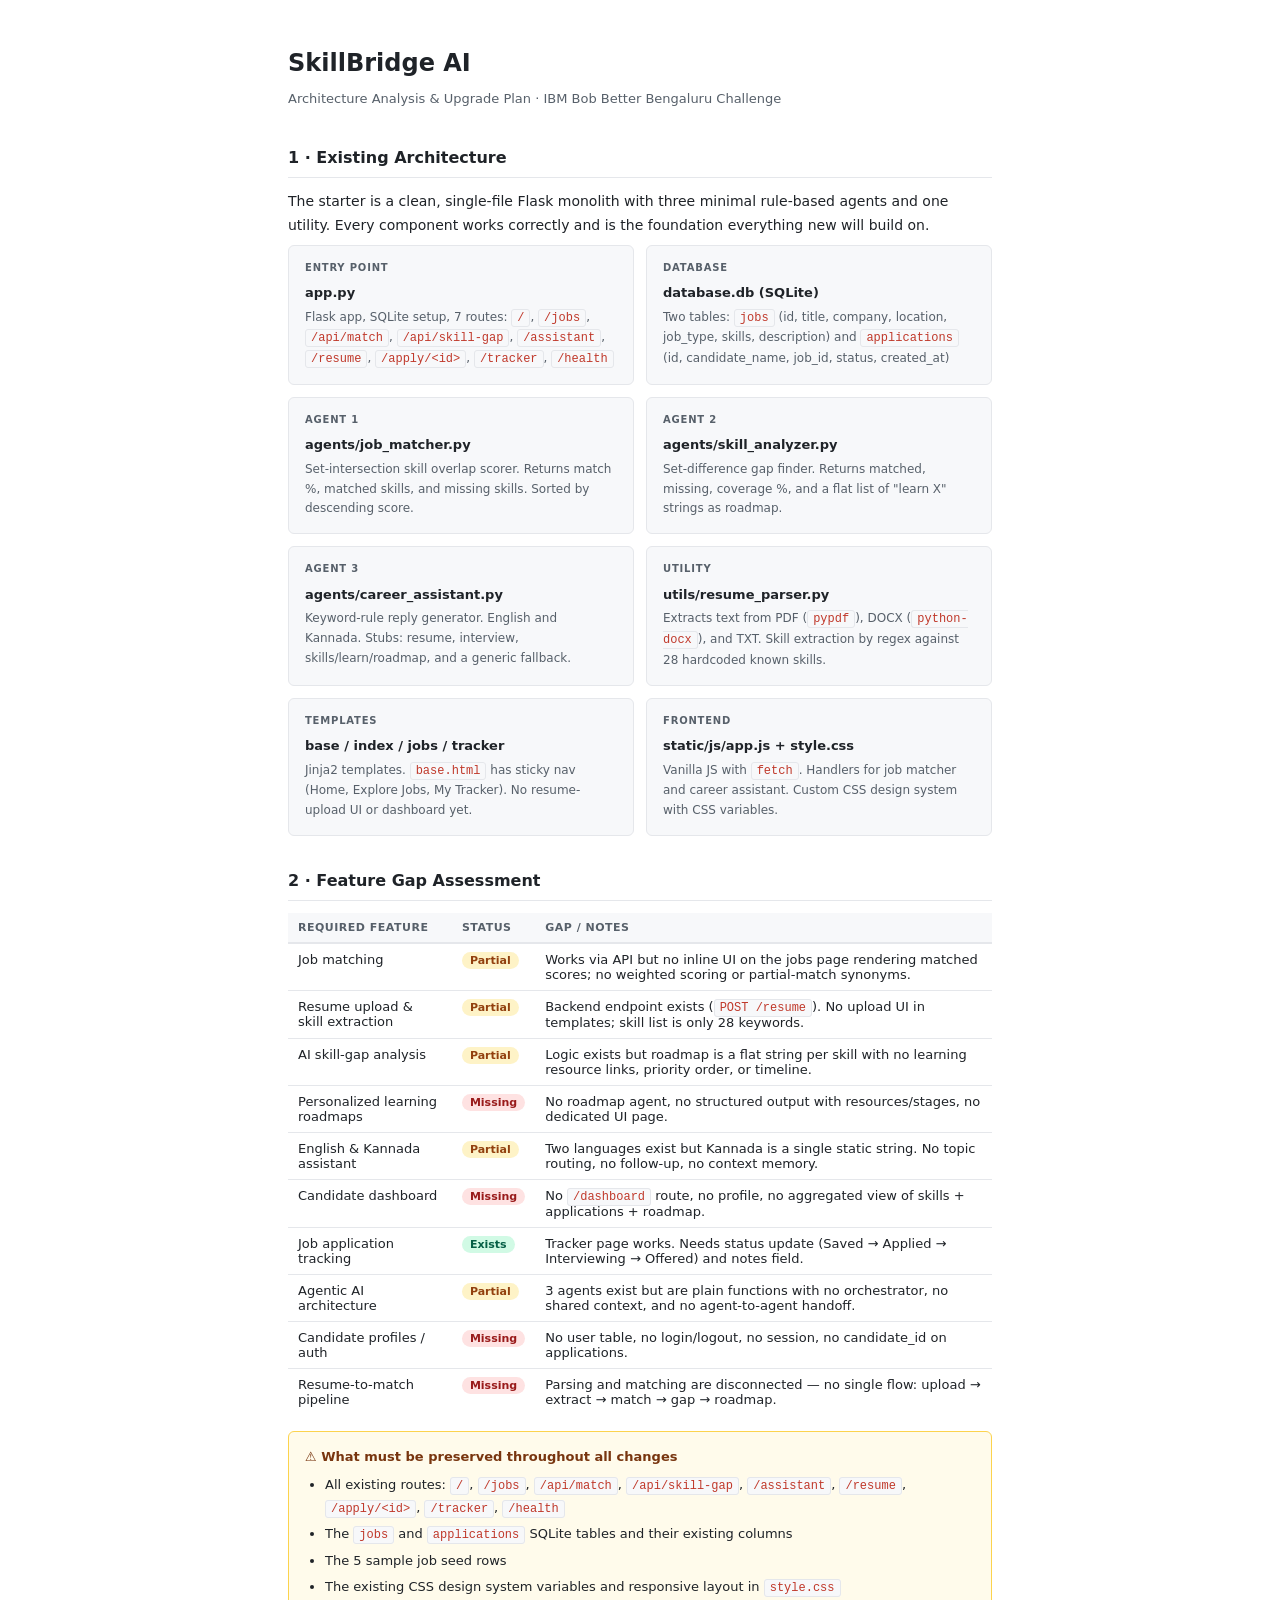
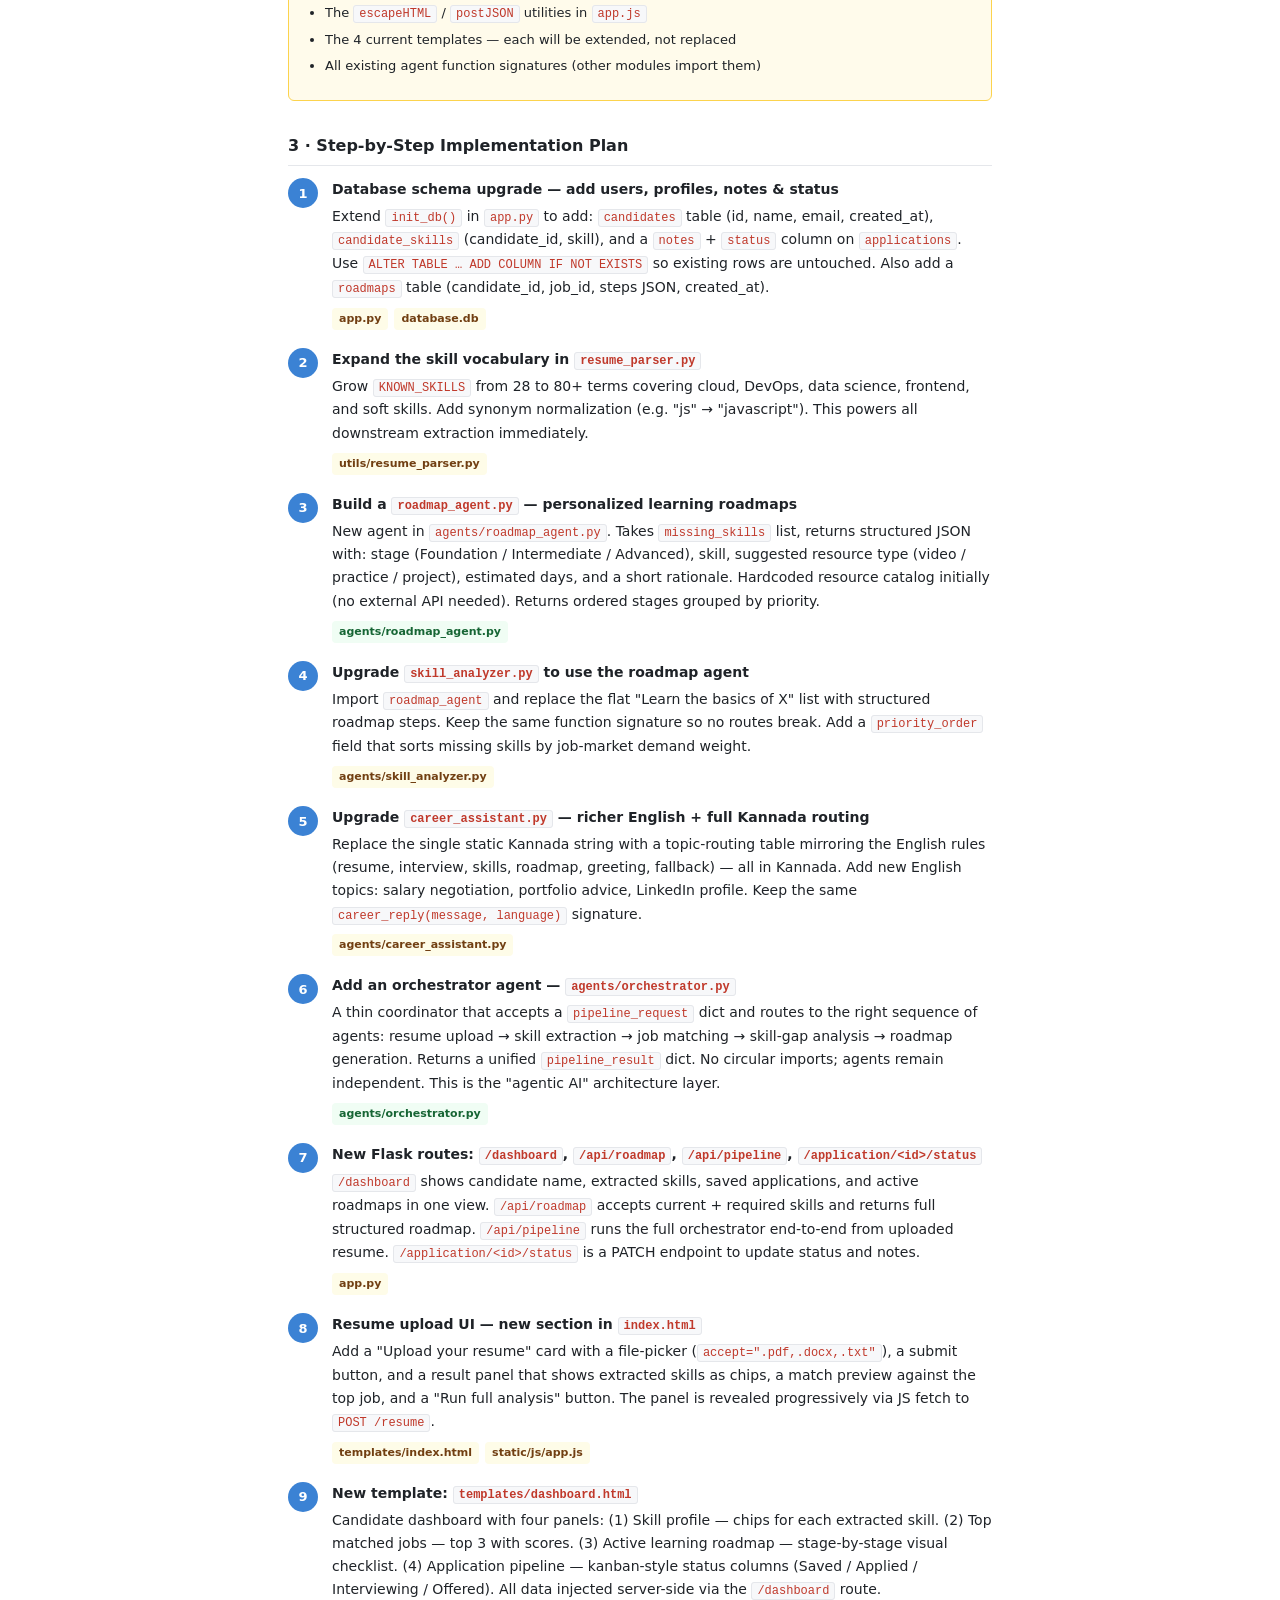
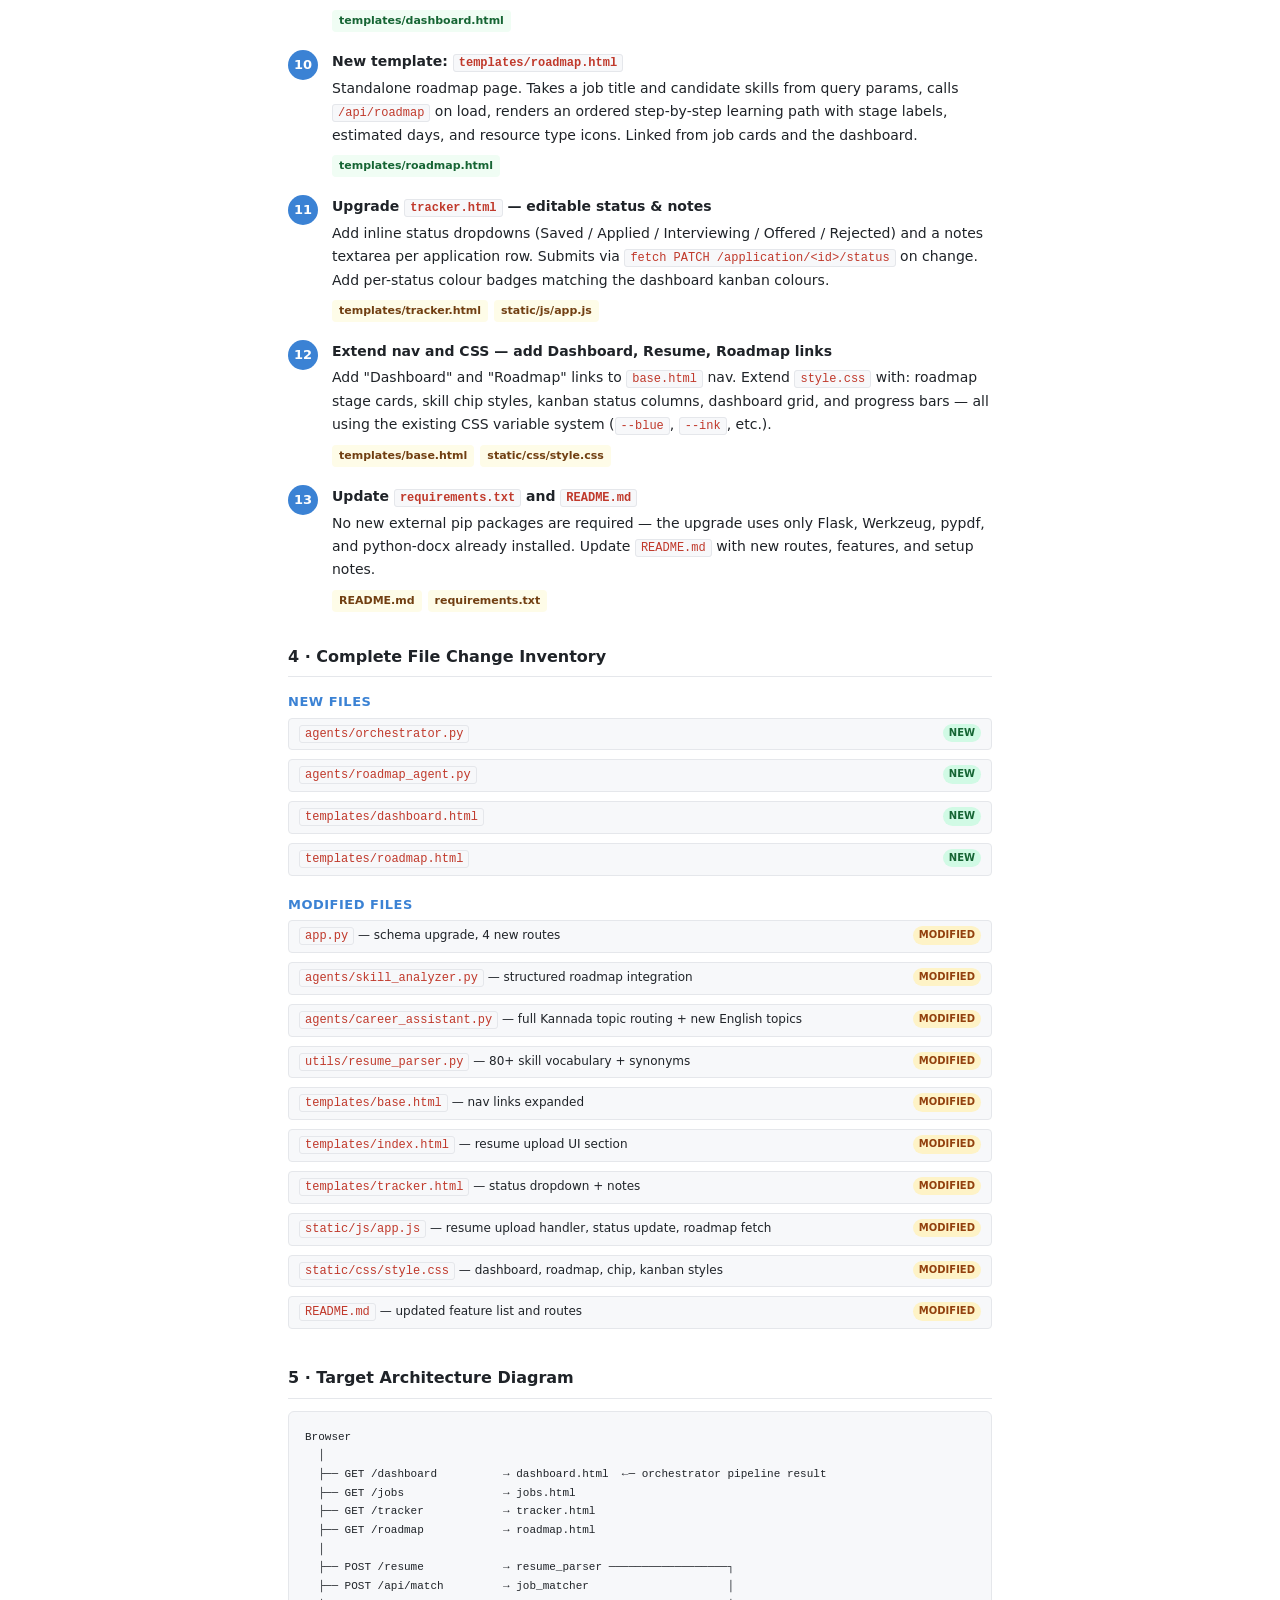
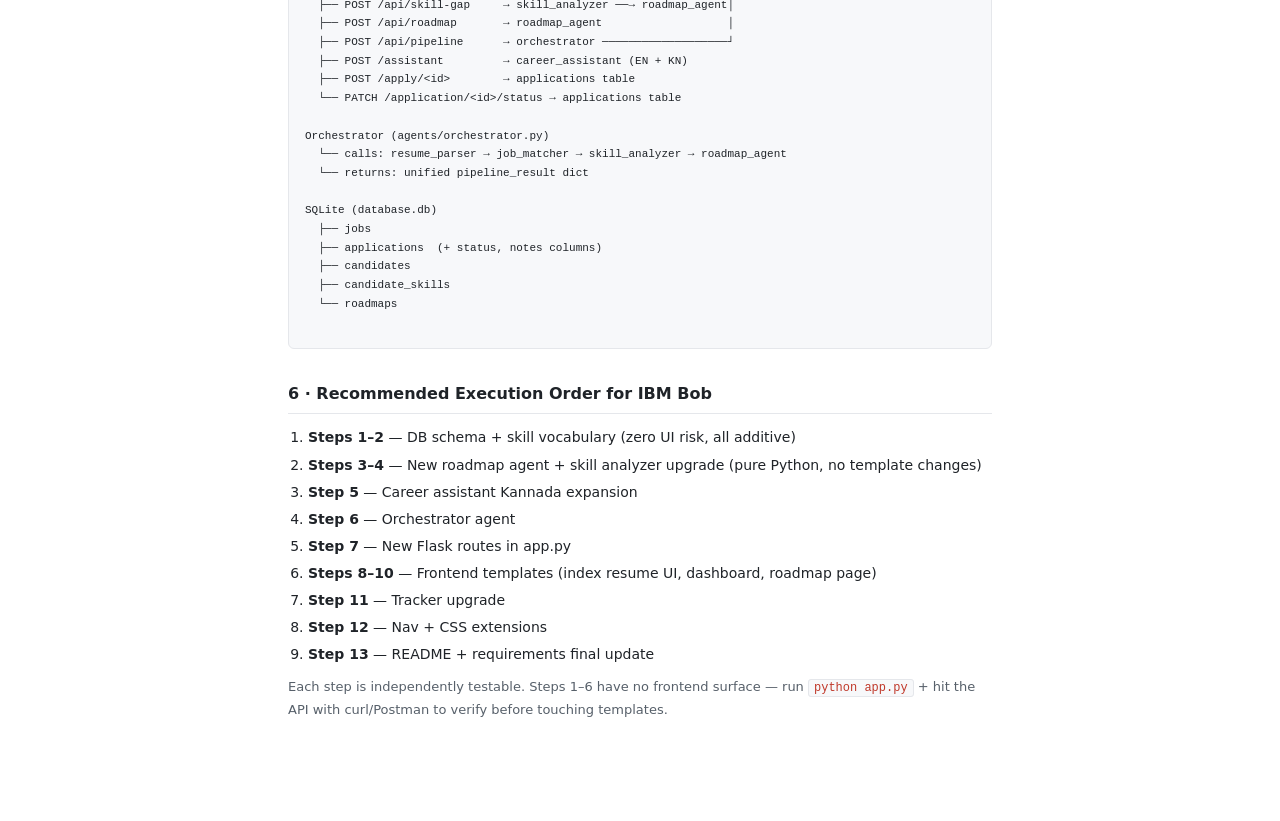
<file: docs/architecture-upgrade-plan.html>
<html lang="en">
<head>
<meta charset="utf-8" />
<meta name="viewport" content="width=device-width, initial-scale=1" />
<title>SkillBridge AI — Architecture &amp; Upgrade Plan</title>
<style>
  *, *::before, *::after { box-sizing: border-box; margin: 0; padding: 0; }
  body { font-family: -apple-system, "Segoe UI", system-ui, sans-serif; font-size: 14px; line-height: 1.65; background: #ffffff; color: #1f2328; }
  .wrap { max-width: 760px; margin: 0 auto; padding: 44px 28px 60px; }
  h1 { font-size: 24px; font-weight: 700; color: #1f2328; margin-bottom: 4px; }
  .subtitle { color: #57606a; font-size: 13px; margin-bottom: 36px; }
  h2 { font-size: 16px; font-weight: 700; color: #1f2328; margin: 32px 0 12px; padding-bottom: 6px; border-bottom: 1px solid #e5e7eb; }
  h3 { font-size: 13px; font-weight: 700; color: #3b82d4; margin: 14px 0 5px; text-transform: uppercase; letter-spacing: .5px; }
  p { margin-bottom: 8px; color: #1f2328; }
  ul, ol { padding-left: 20px; margin-bottom: 10px; }
  li { margin-bottom: 4px; }
  code { font-family: "Cascadia Code", "Consolas", monospace; font-size: 12px; background: #f7f8fa; border: 1px solid #e5e7eb; border-radius: 3px; padding: 1px 5px; color: #c0392b; }

  /* Arch grid */
  .arch-grid { display: grid; grid-template-columns: 1fr 1fr; gap: 12px; margin-bottom: 16px; }
  .arch-box { background: #f7f8fa; border: 1px solid #e5e7eb; border-radius: 6px; padding: 14px 16px; }
  .arch-box .label { font-size: 10px; font-weight: 700; color: #57606a; text-transform: uppercase; letter-spacing: .8px; margin-bottom: 6px; }
  .arch-box .name { font-size: 13px; font-weight: 600; color: #1f2328; margin-bottom: 4px; }
  .arch-box p { font-size: 12px; color: #57606a; margin: 0; }

  /* Feature table */
  table { width: 100%; border-collapse: collapse; font-size: 13px; margin-bottom: 16px; }
  th { background: #f7f8fa; text-align: left; padding: 8px 10px; font-weight: 600; border-bottom: 2px solid #e5e7eb; color: #57606a; font-size: 11px; text-transform: uppercase; letter-spacing: .5px; }
  td { padding: 8px 10px; border-bottom: 1px solid #e5e7eb; vertical-align: top; }
  tr:last-child td { border-bottom: none; }
  .badge { display: inline-block; padding: 2px 8px; border-radius: 20px; font-size: 11px; font-weight: 600; }
  .badge.exists { background: #d1fae5; color: #065f46; }
  .badge.partial { background: #fef3c7; color: #92400e; }
  .badge.missing { background: #fee2e2; color: #991b1b; }

  /* Steps */
  .steps { counter-reset: step; }
  .step { display: flex; gap: 14px; margin-bottom: 18px; align-items: flex-start; }
  .step-num { counter-increment: step; flex-shrink: 0; width: 30px; height: 30px; border-radius: 50%; background: #3b82d4; color: #fff; font-weight: 700; font-size: 13px; display: flex; align-items: center; justify-content: center; }
  .step-num::before { content: counter(step); }
  .step-body { flex: 1; }
  .step-body strong { font-size: 14px; display: block; margin-bottom: 3px; }
  .step-body .tag-row { display: flex; flex-wrap: wrap; gap: 6px; margin-top: 6px; }
  .chip { display: inline-block; background: #eef2ff; color: #3730a3; border-radius: 4px; padding: 2px 7px; font-size: 11px; font-weight: 600; }
  .chip.new { background: #f0fdf4; color: #166534; }
  .chip.upgrade { background: #fefce8; color: #713f12; }
  .chip.infra { background: #f5f3ff; color: #5b21b6; }

  /* Files changed */
  .file-list { list-style: none; padding: 0; display: flex; flex-direction: column; gap: 5px; }
  .file-list li { font-size: 12px; padding: 5px 10px; background: #f7f8fa; border: 1px solid #e5e7eb; border-radius: 4px; }
  .file-list li .new-badge { float: right; font-size: 10px; font-weight: 700; color: #166534; background: #d1fae5; padding: 1px 6px; border-radius: 10px; }
  .file-list li .mod-badge { float: right; font-size: 10px; font-weight: 700; color: #92400e; background: #fef3c7; padding: 1px 6px; border-radius: 10px; }

  /* Preserve box */
  .preserve { background: #fffbeb; border: 1px solid #fcd34d; border-radius: 6px; padding: 14px 16px; font-size: 13px; margin-bottom: 16px; }
  .preserve strong { display: block; margin-bottom: 6px; color: #78350f; }

  footer { text-align: center; font-size: 12px; color: #57606a; border-top: 1px solid #e5e7eb; margin-top: 48px; padding-top: 16px; }
</style>
</head>
<body>
<div class="wrap">

  <h1>SkillBridge AI</h1>
  <p class="subtitle">Architecture Analysis &amp; Upgrade Plan · IBM Bob Better Bengaluru Challenge</p>

  
  <h2>1 · Existing Architecture</h2>
  <p>The starter is a clean, single-file Flask monolith with three minimal rule-based agents and one utility. Every component works correctly and is the foundation everything new will build on.</p>

  <div class="arch-grid">
    <div class="arch-box">
      <div class="label">Entry point</div>
      <div class="name">app.py</div>
      <p>Flask app, SQLite setup, 7 routes: <code>/</code>, <code>/jobs</code>, <code>/api/match</code>, <code>/api/skill-gap</code>, <code>/assistant</code>, <code>/resume</code>, <code>/apply/&lt;id&gt;</code>, <code>/tracker</code>, <code>/health</code></p>
    </div>
    <div class="arch-box">
      <div class="label">Database</div>
      <div class="name">database.db (SQLite)</div>
      <p>Two tables: <code>jobs</code> (id, title, company, location, job_type, skills, description) and <code>applications</code> (id, candidate_name, job_id, status, created_at)</p>
    </div>
    <div class="arch-box">
      <div class="label">Agent 1</div>
      <div class="name">agents/job_matcher.py</div>
      <p>Set-intersection skill overlap scorer. Returns match %, matched skills, and missing skills. Sorted by descending score.</p>
    </div>
    <div class="arch-box">
      <div class="label">Agent 2</div>
      <div class="name">agents/skill_analyzer.py</div>
      <p>Set-difference gap finder. Returns matched, missing, coverage %, and a flat list of "learn X" strings as roadmap.</p>
    </div>
    <div class="arch-box">
      <div class="label">Agent 3</div>
      <div class="name">agents/career_assistant.py</div>
      <p>Keyword-rule reply generator. English and Kannada. Stubs: resume, interview, skills/learn/roadmap, and a generic fallback.</p>
    </div>
    <div class="arch-box">
      <div class="label">Utility</div>
      <div class="name">utils/resume_parser.py</div>
      <p>Extracts text from PDF (<code>pypdf</code>), DOCX (<code>python-docx</code>), and TXT. Skill extraction by regex against 28 hardcoded known skills.</p>
    </div>
    <div class="arch-box">
      <div class="label">Templates</div>
      <div class="name">base / index / jobs / tracker</div>
      <p>Jinja2 templates. <code>base.html</code> has sticky nav (Home, Explore Jobs, My Tracker). No resume-upload UI or dashboard yet.</p>
    </div>
    <div class="arch-box">
      <div class="label">Frontend</div>
      <div class="name">static/js/app.js + style.css</div>
      <p>Vanilla JS with <code>fetch</code>. Handlers for job matcher and career assistant. Custom CSS design system with CSS variables.</p>
    </div>
  </div>

  
  <h2>2 · Feature Gap Assessment</h2>
  <table>
    <thead><tr><th>Required Feature</th><th>Status</th><th>Gap / Notes</th></tr></thead>
    <tbody>
      <tr><td>Job matching</td><td><span class="badge partial">Partial</span></td><td>Works via API but no inline UI on the jobs page rendering matched scores; no weighted scoring or partial-match synonyms.</td></tr>
      <tr><td>Resume upload &amp; skill extraction</td><td><span class="badge partial">Partial</span></td><td>Backend endpoint exists (<code>POST /resume</code>). No upload UI in templates; skill list is only 28 keywords.</td></tr>
      <tr><td>AI skill-gap analysis</td><td><span class="badge partial">Partial</span></td><td>Logic exists but roadmap is a flat string per skill with no learning resource links, priority order, or timeline.</td></tr>
      <tr><td>Personalized learning roadmaps</td><td><span class="badge missing">Missing</span></td><td>No roadmap agent, no structured output with resources/stages, no dedicated UI page.</td></tr>
      <tr><td>English &amp; Kannada assistant</td><td><span class="badge partial">Partial</span></td><td>Two languages exist but Kannada is a single static string. No topic routing, no follow-up, no context memory.</td></tr>
      <tr><td>Candidate dashboard</td><td><span class="badge missing">Missing</span></td><td>No <code>/dashboard</code> route, no profile, no aggregated view of skills + applications + roadmap.</td></tr>
      <tr><td>Job application tracking</td><td><span class="badge exists">Exists</span></td><td>Tracker page works. Needs status update (Saved → Applied → Interviewing → Offered) and notes field.</td></tr>
      <tr><td>Agentic AI architecture</td><td><span class="badge partial">Partial</span></td><td>3 agents exist but are plain functions with no orchestrator, no shared context, and no agent-to-agent handoff.</td></tr>
      <tr><td>Candidate profiles / auth</td><td><span class="badge missing">Missing</span></td><td>No user table, no login/logout, no session, no candidate_id on applications.</td></tr>
      <tr><td>Resume-to-match pipeline</td><td><span class="badge missing">Missing</span></td><td>Parsing and matching are disconnected — no single flow: upload → extract → match → gap → roadmap.</td></tr>
    </tbody>
  </table>

  
  <div class="preserve">
    <strong>⚠ What must be preserved throughout all changes</strong>
    <ul>
      <li>All existing routes: <code>/</code>, <code>/jobs</code>, <code>/api/match</code>, <code>/api/skill-gap</code>, <code>/assistant</code>, <code>/resume</code>, <code>/apply/&lt;id&gt;</code>, <code>/tracker</code>, <code>/health</code></li>
      <li>The <code>jobs</code> and <code>applications</code> SQLite tables and their existing columns</li>
      <li>The 5 sample job seed rows</li>
      <li>The existing CSS design system variables and responsive layout in <code>style.css</code></li>
      <li>The <code>escapeHTML</code> / <code>postJSON</code> utilities in <code>app.js</code></li>
      <li>The 4 current templates — each will be extended, not replaced</li>
      <li>All existing agent function signatures (other modules import them)</li>
    </ul>
  </div>

  
  <h2>3 · Step-by-Step Implementation Plan</h2>
  <div class="steps">

    <div class="step">
      <div class="step-num"></div>
      <div class="step-body">
        <strong>Database schema upgrade — add users, profiles, notes &amp; status</strong>
        <p>Extend <code>init_db()</code> in <code>app.py</code> to add: <code>candidates</code> table (id, name, email, created_at), <code>candidate_skills</code> (candidate_id, skill), and a <code>notes</code> + <code>status</code> column on <code>applications</code>. Use <code>ALTER TABLE … ADD COLUMN IF NOT EXISTS</code> so existing rows are untouched. Also add a <code>roadmaps</code> table (candidate_id, job_id, steps JSON, created_at).</p>
        <div class="tag-row"><span class="chip upgrade">app.py</span><span class="chip upgrade">database.db</span></div>
      </div>
    </div>

    <div class="step">
      <div class="step-num"></div>
      <div class="step-body">
        <strong>Expand the skill vocabulary in <code>resume_parser.py</code></strong>
        <p>Grow <code>KNOWN_SKILLS</code> from 28 to 80+ terms covering cloud, DevOps, data science, frontend, and soft skills. Add synonym normalization (e.g. "js" → "javascript"). This powers all downstream extraction immediately.</p>
        <div class="tag-row"><span class="chip upgrade">utils/resume_parser.py</span></div>
      </div>
    </div>

    <div class="step">
      <div class="step-num"></div>
      <div class="step-body">
        <strong>Build a <code>roadmap_agent.py</code> — personalized learning roadmaps</strong>
        <p>New agent in <code>agents/roadmap_agent.py</code>. Takes <code>missing_skills</code> list, returns structured JSON with: stage (Foundation / Intermediate / Advanced), skill, suggested resource type (video / practice / project), estimated days, and a short rationale. Hardcoded resource catalog initially (no external API needed). Returns ordered stages grouped by priority.</p>
        <div class="tag-row"><span class="chip new">agents/roadmap_agent.py</span></div>
      </div>
    </div>

    <div class="step">
      <div class="step-num"></div>
      <div class="step-body">
        <strong>Upgrade <code>skill_analyzer.py</code> to use the roadmap agent</strong>
        <p>Import <code>roadmap_agent</code> and replace the flat "Learn the basics of X" list with structured roadmap steps. Keep the same function signature so no routes break. Add a <code>priority_order</code> field that sorts missing skills by job-market demand weight.</p>
        <div class="tag-row"><span class="chip upgrade">agents/skill_analyzer.py</span></div>
      </div>
    </div>

    <div class="step">
      <div class="step-num"></div>
      <div class="step-body">
        <strong>Upgrade <code>career_assistant.py</code> — richer English + full Kannada routing</strong>
        <p>Replace the single static Kannada string with a topic-routing table mirroring the English rules (resume, interview, skills, roadmap, greeting, fallback) — all in Kannada. Add new English topics: salary negotiation, portfolio advice, LinkedIn profile. Keep the same <code>career_reply(message, language)</code> signature.</p>
        <div class="tag-row"><span class="chip upgrade">agents/career_assistant.py</span></div>
      </div>
    </div>

    <div class="step">
      <div class="step-num"></div>
      <div class="step-body">
        <strong>Add an orchestrator agent — <code>agents/orchestrator.py</code></strong>
        <p>A thin coordinator that accepts a <code>pipeline_request</code> dict and routes to the right sequence of agents: resume upload → skill extraction → job matching → skill-gap analysis → roadmap generation. Returns a unified <code>pipeline_result</code> dict. No circular imports; agents remain independent. This is the "agentic AI" architecture layer.</p>
        <div class="tag-row"><span class="chip new">agents/orchestrator.py</span></div>
      </div>
    </div>

    <div class="step">
      <div class="step-num"></div>
      <div class="step-body">
        <strong>New Flask routes: <code>/dashboard</code>, <code>/api/roadmap</code>, <code>/api/pipeline</code>, <code>/application/&lt;id&gt;/status</code></strong>
        <p><code>/dashboard</code> shows candidate name, extracted skills, saved applications, and active roadmaps in one view. <code>/api/roadmap</code> accepts current + required skills and returns full structured roadmap. <code>/api/pipeline</code> runs the full orchestrator end-to-end from uploaded resume. <code>/application/&lt;id&gt;/status</code> is a PATCH endpoint to update status and notes.</p>
        <div class="tag-row"><span class="chip upgrade">app.py</span></div>
      </div>
    </div>

    <div class="step">
      <div class="step-num"></div>
      <div class="step-body">
        <strong>Resume upload UI — new section in <code>index.html</code></strong>
        <p>Add a "Upload your resume" card with a file-picker (<code>accept=".pdf,.docx,.txt"</code>), a submit button, and a result panel that shows extracted skills as chips, a match preview against the top job, and a "Run full analysis" button. The panel is revealed progressively via JS fetch to <code>POST /resume</code>.</p>
        <div class="tag-row"><span class="chip upgrade">templates/index.html</span><span class="chip upgrade">static/js/app.js</span></div>
      </div>
    </div>

    <div class="step">
      <div class="step-num"></div>
      <div class="step-body">
        <strong>New template: <code>templates/dashboard.html</code></strong>
        <p>Candidate dashboard with four panels: (1) Skill profile — chips for each extracted skill. (2) Top matched jobs — top 3 with scores. (3) Active learning roadmap — stage-by-stage visual checklist. (4) Application pipeline — kanban-style status columns (Saved / Applied / Interviewing / Offered). All data injected server-side via the <code>/dashboard</code> route.</p>
        <div class="tag-row"><span class="chip new">templates/dashboard.html</span></div>
      </div>
    </div>

    <div class="step">
      <div class="step-num"></div>
      <div class="step-body">
        <strong>New template: <code>templates/roadmap.html</code></strong>
        <p>Standalone roadmap page. Takes a job title and candidate skills from query params, calls <code>/api/roadmap</code> on load, renders an ordered step-by-step learning path with stage labels, estimated days, and resource type icons. Linked from job cards and the dashboard.</p>
        <div class="tag-row"><span class="chip new">templates/roadmap.html</span></div>
      </div>
    </div>

    <div class="step">
      <div class="step-num"></div>
      <div class="step-body">
        <strong>Upgrade <code>tracker.html</code> — editable status &amp; notes</strong>
        <p>Add inline status dropdowns (Saved / Applied / Interviewing / Offered / Rejected) and a notes textarea per application row. Submits via <code>fetch PATCH /application/&lt;id&gt;/status</code> on change. Add per-status colour badges matching the dashboard kanban colours.</p>
        <div class="tag-row"><span class="chip upgrade">templates/tracker.html</span><span class="chip upgrade">static/js/app.js</span></div>
      </div>
    </div>

    <div class="step">
      <div class="step-num"></div>
      <div class="step-body">
        <strong>Extend nav and CSS — add Dashboard, Resume, Roadmap links</strong>
        <p>Add "Dashboard" and "Roadmap" links to <code>base.html</code> nav. Extend <code>style.css</code> with: roadmap stage cards, skill chip styles, kanban status columns, dashboard grid, and progress bars — all using the existing CSS variable system (<code>--blue</code>, <code>--ink</code>, etc.).</p>
        <div class="tag-row"><span class="chip upgrade">templates/base.html</span><span class="chip upgrade">static/css/style.css</span></div>
      </div>
    </div>

    <div class="step">
      <div class="step-num"></div>
      <div class="step-body">
        <strong>Update <code>requirements.txt</code> and <code>README.md</code></strong>
        <p>No new external pip packages are required — the upgrade uses only Flask, Werkzeug, pypdf, and python-docx already installed. Update <code>README.md</code> with new routes, features, and setup notes.</p>
        <div class="tag-row"><span class="chip upgrade">README.md</span><span class="chip upgrade">requirements.txt</span></div>
      </div>
    </div>

  </div>

  
  <h2>4 · Complete File Change Inventory</h2>
  <h3>New files</h3>
  <ul class="file-list">
    <li><code>agents/orchestrator.py</code> <span class="new-badge">NEW</span></li>
    <li><code>agents/roadmap_agent.py</code> <span class="new-badge">NEW</span></li>
    <li><code>templates/dashboard.html</code> <span class="new-badge">NEW</span></li>
    <li><code>templates/roadmap.html</code> <span class="new-badge">NEW</span></li>
  </ul>
  <h3>Modified files</h3>
  <ul class="file-list">
    <li><code>app.py</code> — schema upgrade, 4 new routes <span class="mod-badge">MODIFIED</span></li>
    <li><code>agents/skill_analyzer.py</code> — structured roadmap integration <span class="mod-badge">MODIFIED</span></li>
    <li><code>agents/career_assistant.py</code> — full Kannada topic routing + new English topics <span class="mod-badge">MODIFIED</span></li>
    <li><code>utils/resume_parser.py</code> — 80+ skill vocabulary + synonyms <span class="mod-badge">MODIFIED</span></li>
    <li><code>templates/base.html</code> — nav links expanded <span class="mod-badge">MODIFIED</span></li>
    <li><code>templates/index.html</code> — resume upload UI section <span class="mod-badge">MODIFIED</span></li>
    <li><code>templates/tracker.html</code> — status dropdown + notes <span class="mod-badge">MODIFIED</span></li>
    <li><code>static/js/app.js</code> — resume upload handler, status update, roadmap fetch <span class="mod-badge">MODIFIED</span></li>
    <li><code>static/css/style.css</code> — dashboard, roadmap, chip, kanban styles <span class="mod-badge">MODIFIED</span></li>
    <li><code>README.md</code> — updated feature list and routes <span class="mod-badge">MODIFIED</span></li>
  </ul>

  
  <h2>5 · Target Architecture Diagram</h2>
  <pre style="background:#f7f8fa;border:1px solid #e5e7eb;border-radius:6px;padding:16px;font-size:11px;line-height:1.7;overflow-x:auto">
Browser
  │
  ├── GET /dashboard          → dashboard.html  ←─ orchestrator pipeline result
  ├── GET /jobs               → jobs.html
  ├── GET /tracker            → tracker.html
  ├── GET /roadmap            → roadmap.html
  │
  ├── POST /resume            → resume_parser ──────────────────┐
  ├── POST /api/match         → job_matcher                     │
  ├── POST /api/skill-gap     → skill_analyzer ──→ roadmap_agent│
  ├── POST /api/roadmap       → roadmap_agent                   │
  ├── POST /api/pipeline      → orchestrator ───────────────────┘
  ├── POST /assistant         → career_assistant (EN + KN)
  ├── POST /apply/&lt;id&gt;        → applications table
  └── PATCH /application/&lt;id&gt;/status → applications table

Orchestrator (agents/orchestrator.py)
  └── calls: resume_parser → job_matcher → skill_analyzer → roadmap_agent
  └── returns: unified pipeline_result dict

SQLite (database.db)
  ├── jobs
  ├── applications  (+ status, notes columns)
  ├── candidates
  ├── candidate_skills
  └── roadmaps
  </pre>

  
  <h2>6 · Recommended Execution Order for IBM Bob</h2>
  <ol>
    <li><strong>Steps 1–2</strong> — DB schema + skill vocabulary (zero UI risk, all additive)</li>
    <li><strong>Steps 3–4</strong> — New roadmap agent + skill analyzer upgrade (pure Python, no template changes)</li>
    <li><strong>Step 5</strong> — Career assistant Kannada expansion</li>
    <li><strong>Step 6</strong> — Orchestrator agent</li>
    <li><strong>Step 7</strong> — New Flask routes in app.py</li>
    <li><strong>Steps 8–10</strong> — Frontend templates (index resume UI, dashboard, roadmap page)</li>
    <li><strong>Step 11</strong> — Tracker upgrade</li>
    <li><strong>Step 12</strong> — Nav + CSS extensions</li>
    <li><strong>Step 13</strong> — README + requirements final update</li>
  </ol>
  <p style="margin-top:10px;color:#57606a;font-size:13px">Each step is independently testable. Steps 1–6 have no frontend surface — run <code>python app.py</code> + hit the API with curl/Postman to verify before touching templates.</p>

</div>
<footer>Made with IBM Bob</footer>
</body>
</html>
</file>
